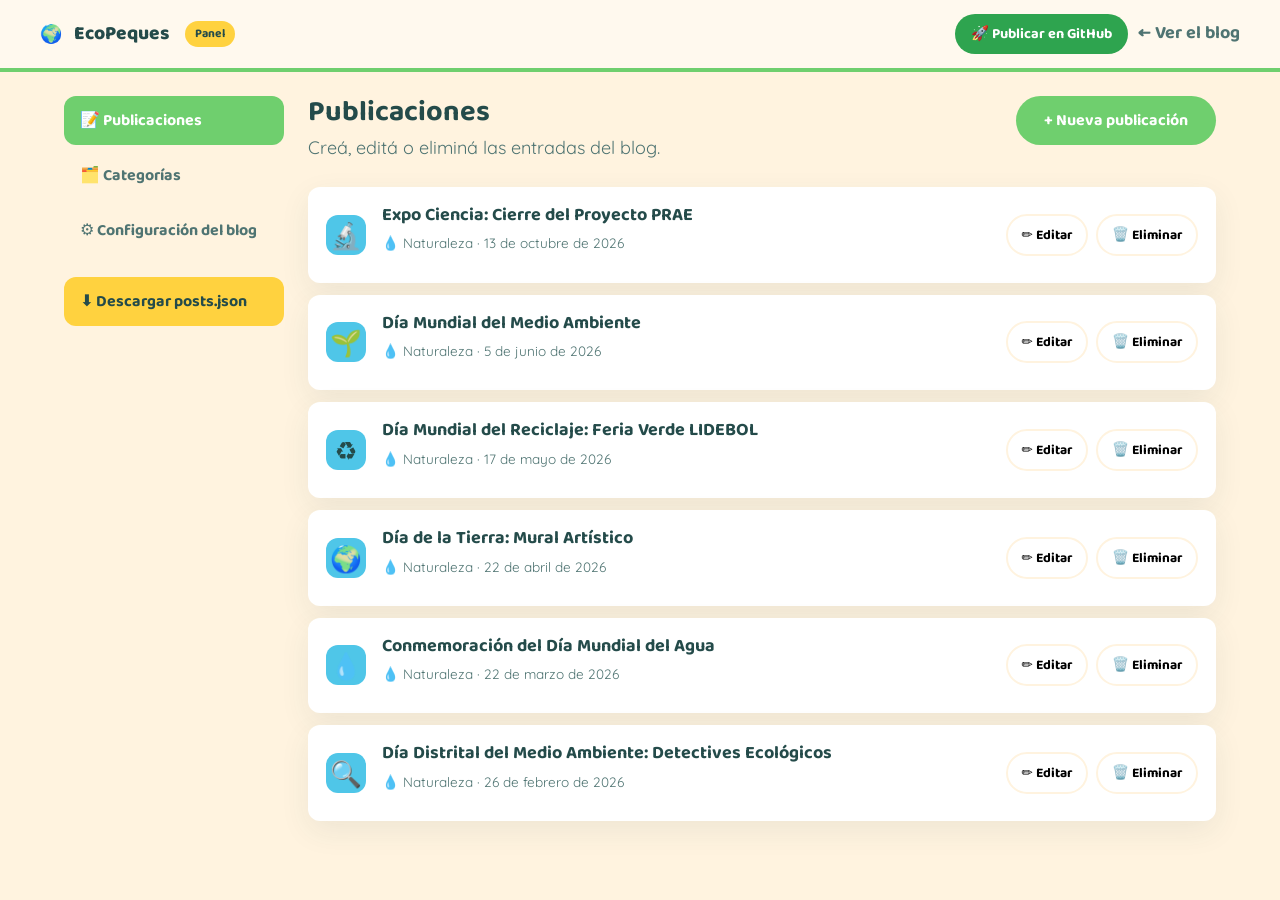
<file: admin.html>
<!DOCTYPE html>
<html lang="es">
<head>
  <meta charset="UTF-8">
  <meta name="viewport" content="width=device-width, initial-scale=1.0">
  <title>Panel de administración — EcoPeques</title>
  <meta name="robots" content="noindex, nofollow">
  <link rel="preconnect" href="https://fonts.googleapis.com">
  <link rel="preconnect" href="https://fonts.gstatic.com" crossorigin>
  <link href="https://fonts.googleapis.com/css2?family=Baloo+2:wght@500;600;700;800&family=Quicksand:wght@400;500;600;700&display=swap" rel="stylesheet">
  <link rel="stylesheet" href="styles.css">
  <link rel="stylesheet" href="admin.css">
</head>
<body class="admin-body">
  <header class="admin-header">
    <div class="admin-header-inner">
      <a href="index.html" class="logo">
        <span class="logo-mark" aria-hidden="true">🌍</span>
        <span class="logo-text">EcoPeques</span>
        <span class="admin-badge">Panel</span>
      </a>
      <div style="display:flex; gap:10px; align-items:center;">
        <button class="btn btn-github" id="btn-github-publish">🚀 Publicar en GitHub</button>
        <a href="index.html" class="admin-link-back">← Ver el blog</a>
      </div>
    </div>
  </header>

  <div class="admin-shell">
    <nav class="admin-tabs" aria-label="Secciones del panel">
      <button class="admin-tab is-active" data-tab="posts">📝 Publicaciones</button>
      <button class="admin-tab" data-tab="categories">🗂️ Categorías</button>
      <button class="admin-tab" data-tab="settings">⚙️ Configuración del blog</button>
    </nav>

    <main class="admin-main">

      <!-- ============ TAB: LISTA DE POSTS ============ -->
      <section class="admin-panel is-active" id="panel-posts">
        <div class="admin-panel-head">
          <div>
            <h1>Publicaciones</h1>
            <p class="admin-subtitle">Creá, editá o eliminá las entradas del blog.</p>
          </div>
          <button class="btn" id="btn-new-post">+ Nueva publicación</button>
        </div>

        <div id="posts-list" class="admin-posts-list"></div>
      </section>

      <!-- ============ TAB: EDITOR DE POST ============ -->
      <section class="admin-panel" id="panel-editor">
        <div class="admin-panel-head">
          <div>
            <h1 id="editor-title">Nueva publicación</h1>
            <p class="admin-subtitle">Completá los datos y mirá la vista previa a la derecha.</p>
          </div>
          <button class="admin-link-back" id="btn-cancel-edit">← Volver a la lista</button>
        </div>

        <div class="editor-grid">
          <form class="editor-form" id="post-form">
            <input type="hidden" id="field-original-slug">

            <div class="form-field">
              <label for="field-title">Título</label>
              <input type="text" id="field-title" required placeholder="Ej: Cómo cuidar las abejas">
            </div>

            <div class="form-field">
              <label for="field-slug">Slug (identificador único en la URL)</label>
              <input type="text" id="field-slug" required placeholder="ej: como-cuidar-las-abejas" pattern="[a-z0-9\-]+">
              <p class="field-hint">Solo minúsculas, números y guiones. Se genera solo a partir del título, pero podés editarlo.</p>
            </div>

            <div class="form-row">
              <div class="form-field">
                <label for="field-category">Categoría</label>
                <select id="field-category" required></select>
              </div>

              <div class="form-field">
                <label for="field-date">Fecha</label>
                <input type="date" id="field-date" required>
              </div>
            </div>

            <div class="form-row">
              <div class="form-field">
                <label for="field-emoji">Emoji del post</label>
                <input type="text" id="field-emoji" maxlength="4" placeholder="🌱">
              </div>

              <div class="form-field">
                <label for="field-image">Imagen de portada (opcional)</label>
                <input type="text" id="field-image" placeholder="images/mi-foto.jpg">
                <p class="field-hint">Subí la imagen a la carpeta <code>images/</code> del repositorio y escribí su ruta acá.</p>
              </div>
            </div>

            <div class="form-field">
              <label for="field-excerpt">Resumen corto</label>
              <textarea id="field-excerpt" rows="2" required placeholder="1-2 frases que se ven en las tarjetas"></textarea>
            </div>

            <div class="form-field">
              <div style="display:flex; justify-content:space-between; align-items:center; margin-bottom:6px;">
                <label for="field-content" style="margin:0;">Contenido del post</label>
                <div class="media-helpers">
                  <button type="button" class="btn-helper" id="btn-helper-carousel">📷 Insertar Carrusel</button>
                  <button type="button" class="btn-helper" id="btn-helper-video">🎬 Insertar Video</button>
                </div>
              </div>
              <textarea id="field-content" rows="14" required placeholder="<p>Escribí el contenido del post acá...</p>"></textarea>
              <p class="field-hint">Podés usar texto común o los botones de arriba para insertar carruseles y videos fácilmente.</p>
            </div>

            <div class="editor-actions">
              <button type="submit" class="btn">💾 Guardar cambios del post</button>
              <button type="button" class="btn btn-secondary" id="btn-delete-post">🗑️ Eliminar</button>
            </div>
          </form>

          <aside class="editor-preview">
            <p class="preview-label">Vista previa</p>
            <div class="preview-frame" id="preview-frame"></div>
          </aside>
        </div>
      </section>

      <!-- ============ TAB: CATEGORÍAS ============ -->
      <section class="admin-panel" id="panel-categories">
        <div class="admin-panel-head">
          <div>
            <h1>Categorías</h1>
            <p class="admin-subtitle">Definen los temas y colores de acento del blog.</p>
          </div>
          <button class="btn" id="btn-new-category">+ Nueva categoría</button>
        </div>

        <div id="categories-list" class="admin-categories-list"></div>
      </section>

      <!-- ============ TAB: CONFIGURACIÓN ============ -->
      <section class="admin-panel" id="panel-settings">
        <div class="admin-panel-head">
          <div>
            <h1>Configuración del blog</h1>
            <p class="admin-subtitle">Datos generales que aparecen en distintas partes del sitio.</p>
          </div>
        </div>

        <form class="editor-form settings-form" id="settings-form">
          <div class="form-field">
            <label for="setting-site-name">Nombre del blog</label>
            <input type="text" id="setting-site-name" placeholder="EcoPeques">
          </div>

          <div class="form-field">
            <label for="setting-logo-emoji">Emoji del logo</label>
            <input type="text" id="setting-logo-emoji" maxlength="4" placeholder="🌍">
          </div>

          <div class="form-field">
            <label for="setting-hero-title">Título del Inicio (hero)</label>
            <input type="text" id="setting-hero-title" placeholder="Aventuras para cuidar nuestro planeta">
          </div>

          <div class="form-field">
            <label for="setting-hero-text">Texto del Inicio (hero)</label>
            <textarea id="setting-hero-text" rows="2"></textarea>
          </div>

          <div class="form-field">
            <label for="setting-about-text">Texto de "Sobre mí"</label>
            <textarea id="setting-about-text" rows="6"></textarea>
            <p class="field-hint">Separá los párrafos con una línea en blanco.</p>
          </div>

          <div class="form-row">
            <div class="form-field">
              <label for="setting-contact-email">Email de contacto</label>
              <input type="email" id="setting-contact-email" placeholder="hola@ecopeques.example">
            </div>
            <div class="form-field">
              <label for="setting-instagram">Link de Instagram</label>
              <input type="text" id="setting-instagram" placeholder="https://instagram.com/...">
            </div>
          </div>

          <div class="form-field">
            <label for="setting-youtube">Link de YouTube</label>
            <input type="text" id="setting-youtube" placeholder="https://youtube.com/...">
          </div>

          <div class="editor-actions">
            <button type="submit" class="btn">💾 Guardar configuración</button>
          </div>
        </form>
      </section>

    </main>
  </div>

  <!-- ============ MODAL: HELPER CARRUSEL ============ -->
  <div class="modal-overlay" id="modal-carousel">
    <div class="modal-box">
      <h2>Insertar Carrusel de Fotos</h2>
      <p class="field-hint">Escribí las rutas de las fotos separadas por coma o una por línea (ej: <code>images/22_abril/1.jpeg, images/22_abril/2.jpeg</code>):</p>
      <div class="form-field">
        <textarea id="input-carousel-images" rows="4" placeholder="images/detectives/foto1.jpg&#10;images/detectives/foto2.jpg&#10;images/detectives/foto3.jpg"></textarea>
      </div>
      <div class="modal-actions">
        <button class="btn" id="btn-insert-carousel">Insertar en el texto</button>
        <button class="btn btn-secondary modal-close">Cancelar</button>
      </div>
    </div>
  </div>

  <!-- ============ MODAL: HELPER VIDEO ============ -->
  <div class="modal-overlay" id="modal-video">
    <div class="modal-box">
      <h2>Insertar Video Local</h2>
      <div class="form-field">
        <label for="input-video-path">Ruta del video (ej: <code>videos/video_agua.mp4</code>):</label>
        <input type="text" id="input-video-path" placeholder="videos/video_agua.mp4">
      </div>
      <div class="modal-actions">
        <button class="btn" id="btn-insert-video">Insertar en el texto</button>
        <button class="btn btn-secondary modal-close">Cancelar</button>
      </div>
    </div>
  </div>

  <!-- ============ MODAL: CONFIGURAR TOKEN GITHUB ============ -->
  <div class="modal-overlay" id="modal-github">
    <div class="modal-box">
      <h2>Conectar con GitHub</h2>
      <p class="field-hint">Se guarda solo en este navegador de forma segura. Sirve para publicar con un solo clic.</p>
      <div class="form-field">
        <label for="gh-owner">Usuario u Organización de GitHub:</label>
        <input type="text" id="gh-owner" value="EcoCol" placeholder="EcoCol">
      </div>
      <div class="form-field">
        <label for="gh-repo">Nombre del Repositorio:</label>
        <input type="text" id="gh-repo" value="Blog" placeholder="Blog">
      </div>
      <div class="form-field">
        <label for="gh-token">Personal Access Token (GitHub Token):</label>
        <input type="password" id="gh-token" placeholder="ghp_xxxxxxxxxxxx...">
      </div>
      <div class="modal-actions">
        <button class="btn" id="btn-save-github">Guardar y Publicar</button>
        <button class="btn btn-secondary modal-close">Cancelar</button>
      </div>
    </div>
  </div>

  <!-- ============ MODAL: EXPORTAR / DESCARGAR ============ -->
  <div class="modal-overlay" id="export-modal">
    <div class="modal-box">
      <h2 id="export-modal-title">Descarga manual de respaldo</h2>
      <p id="export-modal-text">
        Podés descargar el archivo posts.json actualizado para guardarlo en tu computadora o subirlo con Git manualmente.
      </p>
      <div class="modal-actions">
        <button class="btn" id="btn-download-file">⬇️ Descargar posts.json</button>
        <button class="btn btn-secondary modal-close" id="btn-close-modal">Cerrar</button>
      </div>
    </div>
  </div>

  <div class="toast" id="toast"></div>

  <script src="admin.js"></script>
</body>
</html>
</file>
<file: styles.css>
/* ========================================================================
   ECOPEQUES — Estilos
   Paleta: cielo, hoja, sol, coral, baya, sobre crema cálida
   Tipografías: Baloo 2 (titulares redondeados y juguetones)
                 Quicksand (texto, amigable y legible)
   ======================================================================== */

:root {
  /* Colores */
  --color-cream: #fffaf0;
  --color-cream-soft: #fff3df;
  --color-ink: #244b4a;
  --color-ink-soft: #4f7472;
  --color-sky: #4fc6e8;
  --color-sky-dark: #2aa6c9;
  --color-leaf: #6fcf6e;
  --color-leaf-dark: #43a047;
  --color-sun: #ffd23f;
  --color-sun-dark: #f0a500;
  --color-coral: #ff8c61;
  --color-coral-dark: #f4623a;
  --color-berry: #ff6fa5;
  --color-berry-dark: #e64980;

  /* Tipografía */
  --font-display: "Baloo 2", "Comic Sans MS", system-ui, sans-serif;
  --font-body: "Quicksand", system-ui, -apple-system, sans-serif;

  /* Forma */
  --radius-lg: 32px;
  --radius-md: 20px;
  --radius-sm: 12px;
  --leaf-shape: 0% 42% 0% 42% / 0% 42% 0% 42%;

  /* Sombra */
  --shadow-soft: 0 10px 30px rgba(36, 75, 74, 0.08);
  --shadow-pop: 0 14px 0 rgba(36, 75, 74, 0.12);
}

/* ---------- Reset & base ---------- */
*,
*::before,
*::after {
  box-sizing: border-box;
}

html {
  scroll-behavior: smooth;
}

body {
  margin: 0;
  font-family: var(--font-body);
  color: var(--color-ink);
  font-size: 18px;
  line-height: 1.65;
  -webkit-font-smoothing: antialiased;
  background-color: var(--color-cream);
}

/* Fondo fijo del tamaño de la pantalla (funciona igual en PC y celular) */
.site-bg {
  position: fixed;
  top: 0;
  left: 0;
  width: 100%;
  height: 100vh;
  height: 100lvh;
  z-index: -1;
  pointer-events: none;
  background:
    linear-gradient(rgba(255, 250, 240, 0.3), rgba(255, 250, 240, 0.05)),
    url("images/bg.png?v=3") center top / cover no-repeat;
}

h1, h2, h3, h4 {
  font-family: var(--font-display);
  line-height: 1.15;
  margin: 0 0 0.5em;
  color: var(--color-ink);
}

p {
  margin: 0 0 1em;
}

a {
  color: var(--color-sky-dark);
  text-decoration: none;
}

img {
  max-width: 100%;
  display: block;
}

ul {
  padding-left: 1.3em;
  margin: 0 0 1em;
}

li {
  margin-bottom: 0.4em;
}

.container {
  width: 100%;
  max-width: 1080px;
  margin: 0 auto;
  padding: 0 24px;
}

/* Visually hidden but accessible */
.visually-hidden {
  position: absolute;
  width: 1px;
  height: 1px;
  margin: -1px;
  padding: 0;
  overflow: hidden;
  clip: rect(0, 0, 0, 0);
  border: 0;
}

/* ---------- Header ---------- */
.site-header {
  position: sticky;
  top: 0;
  z-index: 50;
  background: rgba(255, 250, 240, 0.85);
  backdrop-filter: blur(8px);
  border-bottom: 4px solid var(--color-leaf);
}

.header-inner {
  display: flex;
  align-items: center;
  justify-content: space-between;
  padding-top: 16px;
  padding-bottom: 16px;
  gap: 16px;
}

/* Logo header con subtítulo */
.logo {
  display: flex;
  align-items: center;
  gap: 12px;
  text-decoration: none;
}

.logo-text-group {
  display: flex;
  flex-direction: column;
  line-height: 1.2;
}

.logo-text {
  font-family: var(--font-display);
  font-weight: 800;
  font-size: 1.2rem;
  color: var(--color-ink);
}

.logo-subtitle {
  font-family: var(--font-body);
  font-weight: 600;
  font-size: 0.85rem;
  color: var(--color-ink-soft);
}

.main-nav {
  display: flex;
  gap: 8px;
  flex-wrap: wrap;
}

.nav-link {
  font-family: var(--font-display);
  font-weight: 600;
  font-size: 1.02rem;
  color: var(--color-ink-soft);
  padding: 8px 18px;
  border-radius: 999px;
  transition: background 0.15s ease, color 0.15s ease, transform 0.15s ease;
}

.nav-link:hover {
  background: var(--color-sun);
  color: var(--color-ink);
  transform: translateY(-2px);
}

.nav-link.is-active {
  background: var(--color-leaf);
  color: #ffffff;
}

.nav-toggle {
  display: none;
  flex-direction: column;
  justify-content: center;
  gap: 5px;
  width: 44px;
  height: 44px;
  border: none;
  border-radius: var(--radius-sm);
  background: var(--color-leaf);
  cursor: pointer;
}

.nav-toggle span {
  display: block;
  width: 22px;
  height: 3px;
  margin: 0 auto;
  background: #fff;
  border-radius: 2px;
}

/* ---------- Hero ---------- */
.hero {
  position: relative;
  overflow: hidden;
  margin-top: 32px;
  padding: 56px 32px;
  border-radius: var(--radius-lg);
  background: linear-gradient(160deg, #74d680 0%, #48b855 100%);
  color: #ffffff;
  isolation: isolate;
}

/* Layout de dos columnas: texto a la izquierda, imagen a la derecha */
.hero-layout {
  display: flex;
  align-items: center;
  justify-content: space-between;
  gap: 32px;
  position: relative;
  z-index: 2;
}

.hero-content {
  flex: 1;
  max-width: 580px;
}

.hero-image-wrap {
  flex: 0 0 auto;
  display: flex;
  justify-content: center;
  align-items: center;
}

.hero-image {
  max-width: 240px;
  width: 100%;
  height: auto;
  object-fit: contain;
  border-radius: 0;
  box-shadow: none;
  border: none;
}

.hero-eyebrow {
  display: inline-block;
  font-family: var(--font-display);
  font-weight: 700;
  font-size: 0.85rem;
  background: rgba(255, 255, 255, 0.22);
  padding: 4px 14px;
  border-radius: 999px;
  margin-bottom: 12px;
}

.hero h1 {
  font-size: clamp(1.8rem, 3.8vw, 2.3rem);
  color: #ffffff;
  margin-bottom: 0.4em;
}

.hero p {
  font-size: 0.98rem;
  color: rgba(255, 255, 255, 0.92);
}

.hero-blobs {
  position: absolute;
  inset: 0;
  z-index: 1;
  pointer-events: none;
}

.blob {
  position: absolute;
  border-radius: 42% 58% 65% 35% / 45% 40% 60% 55%;
  opacity: 0.85;
}

.blob--leaf {
  width: 180px;
  height: 180px;
  background: var(--color-sky);
  top: -40px;
  right: 60px;
  animation: float-a 9s ease-in-out infinite;
}

.blob--sun {
  width: 110px;
  height: 110px;
  background: var(--color-sun);
  bottom: -20px;
  right: 200px;
  border-radius: 50%;
  animation: float-b 7s ease-in-out infinite;
}

.blob--coral {
  width: 90px;
  height: 90px;
  background: var(--color-coral);
  bottom: 30px;
  right: -10px;
  animation: float-a 8s ease-in-out infinite reverse;
}

@keyframes float-a {
  0%, 100% { transform: translateY(0) rotate(0deg); }
  50% { transform: translateY(-16px) rotate(6deg); }
}

@keyframes float-b {
  0%, 100% { transform: translateY(0) scale(1); }
  50% { transform: translateY(14px) scale(1.05); }
}

@media (prefers-reduced-motion: reduce) {
  .blob {
    animation: none;
  }
  html {
    scroll-behavior: auto;
  }
}

/* ---------- Section headings ---------- */
.section-heading {
  display: flex;
  align-items: baseline;
  justify-content: space-between;
  gap: 12px;
  margin: 56px 0 24px;
}

.section-heading h2 {
  font-size: clamp(1.5rem, 3.5vw, 2rem);
}

.section-heading .see-all {
  font-family: var(--font-display);
  font-weight: 700;
  white-space: nowrap;
}

/* ---------- Category chips ---------- */
.chip-row {
  display: flex;
  flex-wrap: wrap;
  gap: 10px;
  margin: 20px 0 8px;
}

.chip {
  font-family: var(--font-display);
  font-weight: 700;
  font-size: 0.95rem;
  padding: 8px 18px;
  border-radius: 999px;
  border: 2px solid transparent;
  background: var(--color-cream-soft);
  color: var(--color-ink);
  cursor: pointer;
  transition: transform 0.12s ease, box-shadow 0.12s ease;
}

.chip:hover {
  transform: translateY(-2px);
}

.chip.is-active {
  color: #ffffff;
  box-shadow: var(--shadow-soft);
  background: var(--color-ink-soft);
}

/* Category accent colors, applied via data attribute */
[data-accent="leaf"]  { --accent: var(--color-leaf);  --accent-dark: var(--color-leaf-dark); }
[data-accent="coral"] { --accent: var(--color-coral); --accent-dark: var(--color-coral-dark); }
[data-accent="sun"]   { --accent: var(--color-sun);   --accent-dark: var(--color-sun-dark); }
[data-accent="berry"] { --accent: var(--color-berry); --accent-dark: var(--color-berry-dark); }
[data-accent="sky"]   { --accent: var(--color-sky);   --accent-dark: var(--color-sky-dark); }

.chip[data-accent].is-active {
  background: var(--accent-dark);
}

/* ---------- Posts grid & cards ---------- */
.posts-grid {
  display: grid;
  grid-template-columns: repeat(auto-fill, minmax(260px, 1fr));
  gap: 24px;
  margin: 24px 0 48px;
}

.post-card {
  display: flex;
  flex-direction: column;
  background: #ffffff;
  border-radius: var(--radius-md);
  padding: 24px;
  text-decoration: none;
  color: var(--color-ink);
  box-shadow: var(--shadow-soft);
  border: 3px solid transparent;
  transition: transform 0.15s ease, border-color 0.15s ease, box-shadow 0.15s ease;
}

.post-card:hover {
  transform: translateY(-4px);
  border-color: var(--accent, var(--color-leaf));
  box-shadow: var(--shadow-pop);
}

.post-card-emoji {
  font-size: 2.6rem;
  width: 64px;
  height: 64px;
  display: flex;
  align-items: center;
  justify-content: center;
  background: var(--accent, var(--color-leaf));
  border-radius: var(--leaf-shape);
  margin-bottom: 16px;
}

/* Optional cover image on a post card (bleeds to the card's edges) */
.post-card-image {
  width: calc(100% + 48px);
  margin: -24px -24px 16px;
  height: 160px;
  object-fit: cover;
  border-radius: var(--radius-md) var(--radius-md) 0 0;
  border-bottom: 4px solid var(--accent, var(--color-leaf));
}

/* When a card has an image, shrink the emoji into a small overlapping badge */
.post-card-image + .post-card-emoji {
  position: relative;
  margin-top: -44px;
  margin-left: 4px;
  width: 48px;
  height: 48px;
  font-size: 1.8rem;
  box-shadow: var(--shadow-soft);
  border: 3px solid #ffffff;
}

.post-card h3 {
  font-size: 1.25rem;
  margin-bottom: 0.35em;
}

.post-card .post-excerpt {
  color: var(--color-ink-soft);
  font-size: 0.98rem;
  flex-grow: 1;
}

.post-meta {
  display: flex;
  align-items: center;
  gap: 10px;
  margin-bottom: 12px;
  font-size: 0.85rem;
  font-weight: 700;
  color: var(--accent-dark, var(--color-leaf-dark));
}

.post-meta .dot {
  width: 5px;
  height: 5px;
  border-radius: 50%;
  background: currentColor;
}

.post-card .read-more {
  margin-top: 16px;
  font-family: var(--font-display);
  font-weight: 700;
  color: var(--accent-dark, var(--color-leaf-dark));
}

/* ---------- Post detail ---------- */
.post-detail {
  max-width: 720px;
  margin: 32px auto 64px;
}

.post-detail-header {
  text-align: center;
  margin-bottom: 32px;
}

.post-detail-emoji {
  font-size: 3.2rem;
  width: 88px;
  height: 88px;
  margin: 0 auto 16px;
  display: flex;
  align-items: center;
  justify-content: center;
  background: var(--accent, var(--color-leaf));
  border-radius: var(--leaf-shape);
}

/* Optional cover image at the top of a post */
.post-detail-image {
  width: 100%;
  max-height: 360px;
  object-fit: cover;
  border-radius: var(--radius-lg);
  margin-bottom: 24px;
  border: 4px solid var(--accent, var(--color-leaf));
}

/* When there's a cover image, shrink the emoji into a small badge */
.post-detail-image + .post-detail-emoji {
  width: 64px;
  height: 64px;
  font-size: 2.2rem;
}

.post-detail h1 {
  font-size: clamp(1.8rem, 4vw, 2.6rem);
}

.post-detail .post-meta {
  justify-content: center;
}

.post-detail-body {
  background: #ffffff;
  border-radius: var(--radius-lg);
  padding: clamp(24px, 5vw, 48px);
  box-shadow: var(--shadow-soft);
}

.post-detail-body p,
.post-detail-body li {
  font-size: 1.05rem;
}

.post-detail-body img {
  width: 100%;
  border-radius: var(--radius-md);
  margin: 24px 0;
}

.post-detail-body figure {
  margin: 24px 0;
}

.post-detail-body figure img {
  margin: 0;
}

.post-detail-body figcaption {
  margin-top: 8px;
  font-size: 0.9rem;
  color: var(--color-ink-soft);
  text-align: center;
}

.back-link {
  display: inline-flex;
  align-items: center;
  gap: 8px;
  font-family: var(--font-display);
  font-weight: 700;
  margin-bottom: 24px;
}

/* ---------- Generic page header (Categorías / Sobre / Contacto) ---------- */
.page-header {
  text-align: center;
  max-width: 640px;
  margin: 48px auto 8px;
}

.page-header .hero-eyebrow {
  background: var(--color-sun);
  color: var(--color-ink);
}

/* ---------- About page ---------- */
.about-wrap {
  max-width: 760px;
  margin: 24px auto 64px;
  background: #ffffff;
  border-radius: var(--radius-lg);
  padding: clamp(24px, 5vw, 48px);
  box-shadow: var(--shadow-soft);
}

.about-wrap .about-emoji-row {
  display: flex;
  gap: 14px;
  font-size: 2.2rem;
  margin-bottom: 16px;
}

/* ---------- Contact page ---------- */
.contact-wrap {
  max-width: 560px;
  margin: 24px auto 64px;
  background: #ffffff;
  border-radius: var(--radius-lg);
  padding: clamp(24px, 5vw, 48px);
  box-shadow: var(--shadow-soft);
}

.form-field {
  margin-bottom: 18px;
}

.form-field label {
  display: block;
  font-family: var(--font-display);
  font-weight: 700;
  margin-bottom: 6px;
}

.form-field input,
.form-field textarea {
  width: 100%;
  font-family: var(--font-body);
  font-size: 1rem;
  padding: 12px 16px;
  border: 2px solid var(--color-cream-soft);
  border-radius: var(--radius-sm);
  background: var(--color-cream);
  color: var(--color-ink);
}

.form-field input:focus,
.form-field textarea:focus {
  outline: 3px solid var(--color-sky);
  outline-offset: 1px;
  border-color: var(--color-sky);
}

.btn {
  display: inline-block;
  font-family: var(--font-display);
  font-weight: 700;
  font-size: 1rem;
  padding: 12px 28px;
  border-radius: 999px;
  border: none;
  background: var(--color-leaf);
  color: #ffffff;
  cursor: pointer;
  transition: transform 0.12s ease, background 0.12s ease;
}

.btn:hover {
  background: var(--color-leaf-dark);
  transform: translateY(-2px);
}

.btn:focus-visible,
.nav-link:focus-visible,
.chip:focus-visible,
.post-card:focus-visible {
  outline: 3px solid var(--color-coral);
  outline-offset: 2px;
}

.form-success {
  display: none;
  margin-top: 16px;
  padding: 14px 18px;
  border-radius: var(--radius-sm);
  background: var(--color-cream-soft);
  border: 2px dashed var(--color-leaf);
  font-weight: 700;
}

.form-success.is-visible {
  display: block;
}

.contact-socials {
  display: flex;
  gap: 12px;
  margin-top: 24px;
  flex-wrap: wrap;
}

.contact-socials a {
  font-family: var(--font-display);
  font-weight: 700;
  background: var(--color-cream-soft);
  padding: 10px 18px;
  border-radius: 999px;
  color: var(--color-ink);
}

.contact-socials a:hover {
  background: var(--color-sun);
}

/* ---------- Empty state ---------- */
.empty-state {
  text-align: center;
  padding: 48px 24px;
  color: var(--color-ink-soft);
  font-family: var(--font-display);
  font-weight: 600;
}

/* ---------- Footer ---------- */
.site-footer {
  margin-top: 64px;
  padding: 28px 0;
  background: var(--color-leaf);
  color: #ffffff;
}

.footer-inner {
  text-align: center;
  font-family: var(--font-display);
  font-weight: 600;
}

/* ========================================================================
   ADAPTACIÓN RESPONSIVE (Móvil y Tablet)
   ======================================================================== */

@media (max-width: 768px) {
  /* Contenedores */
  .container {
    padding: 0 16px;
  }

  /* Header y Logo */
  .header-inner {
    padding-top: 12px;
    padding-bottom: 12px;
    flex-wrap: wrap;
  }

  .logo {
    gap: 8px;
  }

  .logo-text {
    font-size: 1rem;
    line-height: 1.15;
  }

  .logo-subtitle {
    font-size: 0.78rem;
  }

  /* Menú hamburguesa desplegable */
  .nav-toggle {
    display: flex;
  }

  .main-nav {
    display: none;
    width: 100%;
    flex-direction: column;
    gap: 6px;
    padding-top: 12px;
  }

  .main-nav.is-open {
    display: flex;
  }

  .nav-link {
    width: 100%;
    text-align: center;
  }

  /* Hero: orden vertical y centrado */
  .hero {
    padding: 36px 20px;
    margin-top: 16px;
    border-radius: var(--radius-md);
  }

  .hero-layout {
    flex-direction: column-reverse; /* Texto arriba, logo abajo */
    text-align: center;
    gap: 24px;
  }

  .hero-content {
    max-width: 100%;
  }

  .hero-eyebrow {
    font-size: 0.78rem;
    padding: 4px 12px;
  }

  .hero h1 {
    font-size: 1.65rem;
    line-height: 1.25;
  }

  .hero p {
    font-size: 0.95rem;
  }

  .hero-image {
    max-width: 150px;
    margin: 0 auto;
  }

  /* Títulos de sección */
  .section-heading {
    margin: 36px 0 18px;
    flex-direction: column;
    align-items: flex-start;
    gap: 6px;
  }

  .section-heading h2 {
    font-size: 1.4rem;
  }

  /* Detalle de posts */
  .post-detail {
    margin: 20px auto 40px;
  }

  .post-detail-body {
    padding: 24px 16px;
  }
}

@media (max-width: 640px) {
  /* Ocultar globitos animados en pantallas muy pequeñas para evitar saltos visuales */
  .hero-blobs {
    display: none;
  }
  /* Fondo vertical optimizado para celular */
  .site-bg {
    background:
      linear-gradient(rgba(255, 250, 240, 0.3), rgba(255, 250, 240, 0.05)),
      url("images/bg-mobile.jpg?v=3") center / cover no-repeat;
  }

  /* Reducir márgenes del hero en móvil para dejar ver más ilustración */
  .hero {
    padding: 28px 18px;
    margin-top: 12px;
    margin-bottom: 24px;
  }
}
</file>
<file: admin.css>
/* ========================================================================
   ADMIN.CSS — Estilos del panel de administración
   Reutiliza las variables de colores/tipografía definidas en styles.css.
   Layout pensado para trabajo: dos columnas, tablas, formularios.
   ======================================================================== */

.admin-body {
  background: var(--color-cream-soft);
  background-image: none;
  min-height: 100vh;
}

.admin-header {
  background: rgba(255, 250, 240, 0.95);
  border-bottom: 4px solid var(--color-leaf);
  padding: 14px 24px;
}

.admin-header-inner {
  max-width: 1200px;
  margin: 0 auto;
  display: flex;
  align-items: center;
  justify-content: space-between;
  gap: 16px;
}

.admin-badge {
  font-family: var(--font-display);
  font-size: 0.75rem;
  font-weight: 700;
  background: var(--color-sun);
  color: var(--color-ink);
  padding: 3px 10px;
  border-radius: 999px;
  margin-left: 4px;
}

.admin-link-back {
  font-family: var(--font-display);
  font-weight: 700;
  color: var(--color-ink-soft);
}

.btn-github {
  background: #2ea44f;
  color: #ffffff;
  font-size: 0.9rem;
  padding: 8px 16px;
}

.btn-github:hover {
  background: #2c974b;
}

/* Helpers multimedia en el formulario */
.media-helpers {
  display: flex;
  gap: 8px;
}

.btn-helper {
  font-family: var(--font-display);
  font-weight: 700;
  font-size: 0.8rem;
  padding: 4px 10px;
  border-radius: 6px;
  border: 1px solid var(--color-ink-soft);
  background: #ffffff;
  color: var(--color-ink);
  cursor: pointer;
  transition: all 0.15s ease;
}

.btn-helper:hover {
  background: var(--color-sun);
  border-color: var(--color-sun-dark);
}

/* ---------- Shell layout ---------- */
.admin-shell {
  max-width: 1200px;
  margin: 0 auto;
  padding: 24px;
  display: grid;
  grid-template-columns: 220px 1fr;
  gap: 24px;
}

@media (max-width: 860px) {
  .admin-shell {
    grid-template-columns: 1fr;
  }
}

/* ---------- Tabs (sidebar) ---------- */
.admin-tabs {
  display: flex;
  flex-direction: column;
  gap: 6px;
  align-self: start;
}

.admin-tab {
  font-family: var(--font-display);
  font-weight: 700;
  font-size: 1rem;
  text-align: left;
  padding: 12px 16px;
  border-radius: var(--radius-sm);
  border: none;
  background: transparent;
  color: var(--color-ink-soft);
  cursor: pointer;
  transition: background 0.15s ease, color 0.15s ease;
}

.admin-tab:hover {
  background: var(--color-cream);
}

.admin-tab.is-active {
  background: var(--color-leaf);
  color: #ffffff;
}

@media (max-width: 860px) {
  .admin-tabs {
    flex-direction: row;
    overflow-x: auto;
  }
}

/* ---------- Main panel ---------- */
.admin-main {
  min-width: 0;
}

.admin-panel {
  display: none;
}

.admin-panel.is-active {
  display: block;
}

.admin-panel-head {
  display: flex;
  align-items: flex-start;
  justify-content: space-between;
  gap: 16px;
  flex-wrap: wrap;
  margin-bottom: 24px;
}

.admin-panel-head h1 {
  font-size: 1.8rem;
  margin-bottom: 4px;
}

.admin-subtitle {
  color: var(--color-ink-soft);
  margin: 0;
}

/* ---------- Posts list ---------- */
.admin-posts-list {
  display: flex;
  flex-direction: column;
  gap: 12px;
}

.admin-post-row {
  display: flex;
  align-items: center;
  gap: 16px;
  background: #ffffff;
  border-radius: var(--radius-sm);
  padding: 14px 18px;
  box-shadow: var(--shadow-soft);
}

.admin-post-row .row-emoji {
  font-size: 1.6rem;
  width: 40px;
  height: 40px;
  border-radius: 12px;
  display: flex;
  align-items: center;
  justify-content: center;
  background: var(--accent, var(--color-leaf));
  flex-shrink: 0;
}

.admin-post-row .row-info {
  flex-grow: 1;
  min-width: 0;
}

.admin-post-row .row-title {
  font-family: var(--font-display);
  font-weight: 700;
  margin: 0 0 2px;
  white-space: nowrap;
  overflow: hidden;
  text-overflow: ellipsis;
}

.admin-post-row .row-meta {
  font-size: 0.85rem;
  color: var(--color-ink-soft);
}

.admin-post-row .row-actions {
  display: flex;
  gap: 8px;
  flex-shrink: 0;
}

.row-actions button {
  font-family: var(--font-display);
  font-weight: 700;
  font-size: 0.85rem;
  padding: 8px 14px;
  border-radius: 999px;
  border: 2px solid var(--color-cream-soft);
  background: #ffffff;
  cursor: pointer;
}

.row-actions button:hover {
  background: var(--color-cream-soft);
}

/* ---------- Categories list ---------- */
.admin-categories-list {
  display: flex;
  flex-direction: column;
  gap: 12px;
}

.admin-category-row {
  display: grid;
  grid-template-columns: 1fr 1fr 140px auto;
  gap: 12px;
  align-items: center;
  background: #ffffff;
  border-radius: var(--radius-sm);
  padding: 12px 16px;
  box-shadow: var(--shadow-soft);
}

@media (max-width: 720px) {
  .admin-category-row {
    grid-template-columns: 1fr;
  }
}

.admin-category-row input,
.admin-category-row select {
  font-family: var(--font-body);
  font-size: 0.95rem;
  padding: 8px 12px;
  border: 2px solid var(--color-cream-soft);
  border-radius: var(--radius-sm);
}

.admin-category-row button {
  font-family: var(--font-display);
  font-weight: 700;
  font-size: 0.85rem;
  padding: 8px 14px;
  border-radius: 999px;
  border: 2px solid var(--color-cream-soft);
  background: #ffffff;
  cursor: pointer;
  white-space: nowrap;
}

/* ---------- Editor (form + preview) ---------- */
.editor-grid {
  display: grid;
  grid-template-columns: 1fr 380px;
  gap: 24px;
  align-items: start;
}

@media (max-width: 980px) {
  .editor-grid {
    grid-template-columns: 1fr;
  }
}

.editor-form {
  background: #ffffff;
  border-radius: var(--radius-md);
  padding: 24px;
  box-shadow: var(--shadow-soft);
  display: flex;
  flex-direction: column;
  gap: 4px;
}

.settings-form {
  max-width: 640px;
}

.form-row {
  display: grid;
  grid-template-columns: 1fr 1fr;
  gap: 16px;
}

@media (max-width: 560px) {
  .form-row {
    grid-template-columns: 1fr;
  }
}

.editor-form select {
  width: 100%;
  font-family: var(--font-body);
  font-size: 1rem;
  padding: 12px 16px;
  border: 2px solid var(--color-cream-soft);
  border-radius: var(--radius-sm);
  background: var(--color-cream);
  color: var(--color-ink);
}

.editor-form textarea#field-content {
  font-family: "SF Mono", "Consolas", monospace;
  font-size: 0.9rem;
}

.field-hint {
  font-size: 0.82rem;
  color: var(--color-ink-soft);
  margin: 4px 0 14px;
}

.field-hint code {
  background: var(--color-cream-soft);
  padding: 1px 5px;
  border-radius: 4px;
}

.editor-actions {
  display: flex;
  gap: 12px;
  margin-top: 8px;
  flex-wrap: wrap;
}

.btn-secondary {
  background: #ffffff;
  color: var(--color-coral-dark);
  border: 2px solid var(--color-coral);
}

.btn-secondary:hover {
  background: var(--color-coral);
  color: #ffffff;
}

/* ---------- Live preview ---------- */
.editor-preview {
  position: sticky;
  top: 24px;
}

.preview-label {
  font-family: var(--font-display);
  font-weight: 700;
  color: var(--color-ink-soft);
  margin-bottom: 8px;
  font-size: 0.85rem;
  text-transform: uppercase;
  letter-spacing: 0.04em;
}

.preview-frame {
  background: var(--color-cream);
  border-radius: var(--radius-md);
  padding: 20px;
  box-shadow: var(--shadow-soft);
  max-height: 640px;
  overflow-y: auto;
}

.preview-frame .post-card {
  cursor: default;
}

.preview-frame .post-card:hover {
  transform: none;
}

/* ---------- Modal ---------- */
.modal-overlay {
  position: fixed;
  inset: 0;
  background: rgba(36, 75, 74, 0.45);
  display: none;
  align-items: center;
  justify-content: center;
  padding: 24px;
  z-index: 100;
}

.modal-overlay.is-visible {
  display: flex;
}

.modal-box {
  background: #ffffff;
  border-radius: var(--radius-md);
  padding: 28px;
  max-width: 480px;
  width: 100%;
  box-shadow: var(--shadow-pop);
}

.modal-box h2 {
  font-size: 1.3rem;
  margin-bottom: 8px;
}

.modal-actions {
  display: flex;
  gap: 12px;
  margin-top: 16px;
  flex-wrap: wrap;
}

/* ---------- Toast ---------- */
.toast {
  position: fixed;
  bottom: 24px;
  left: 50%;
  transform: translateX(-50%) translateY(20px);
  background: var(--color-ink);
  color: #ffffff;
  font-family: var(--font-display);
  font-weight: 600;
  padding: 12px 22px;
  border-radius: 999px;
  box-shadow: var(--shadow-pop);
  opacity: 0;
  pointer-events: none;
  transition: opacity 0.2s ease, transform 0.2s ease;
  z-index: 200;
}

.toast.is-visible {
  opacity: 1;
  transform: translateX(-50%) translateY(0);
}

/* ---------- Empty state ---------- */
.admin-empty {
  text-align: center;
  padding: 48px 24px;
  color: var(--color-ink-soft);
  font-family: var(--font-display);
  font-weight: 600;
  background: #ffffff;
  border-radius: var(--radius-md);
}
</file>
